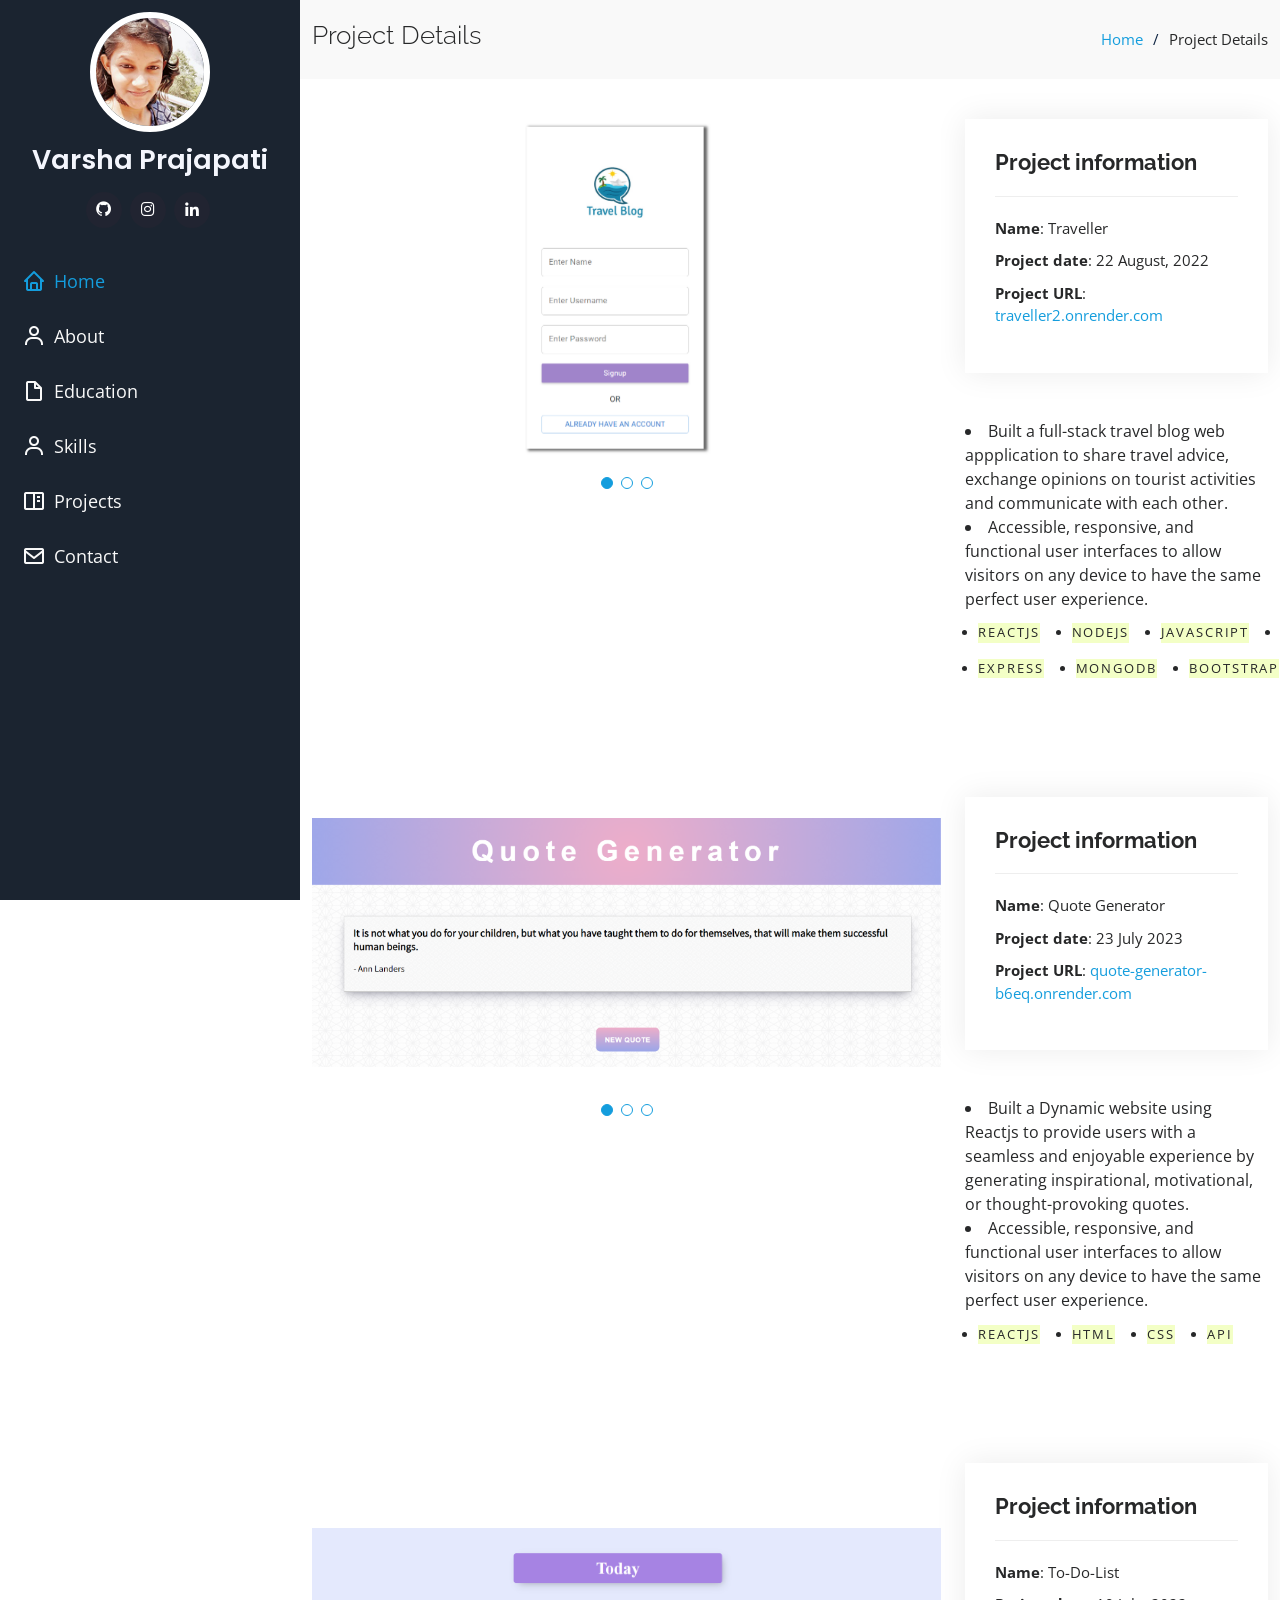
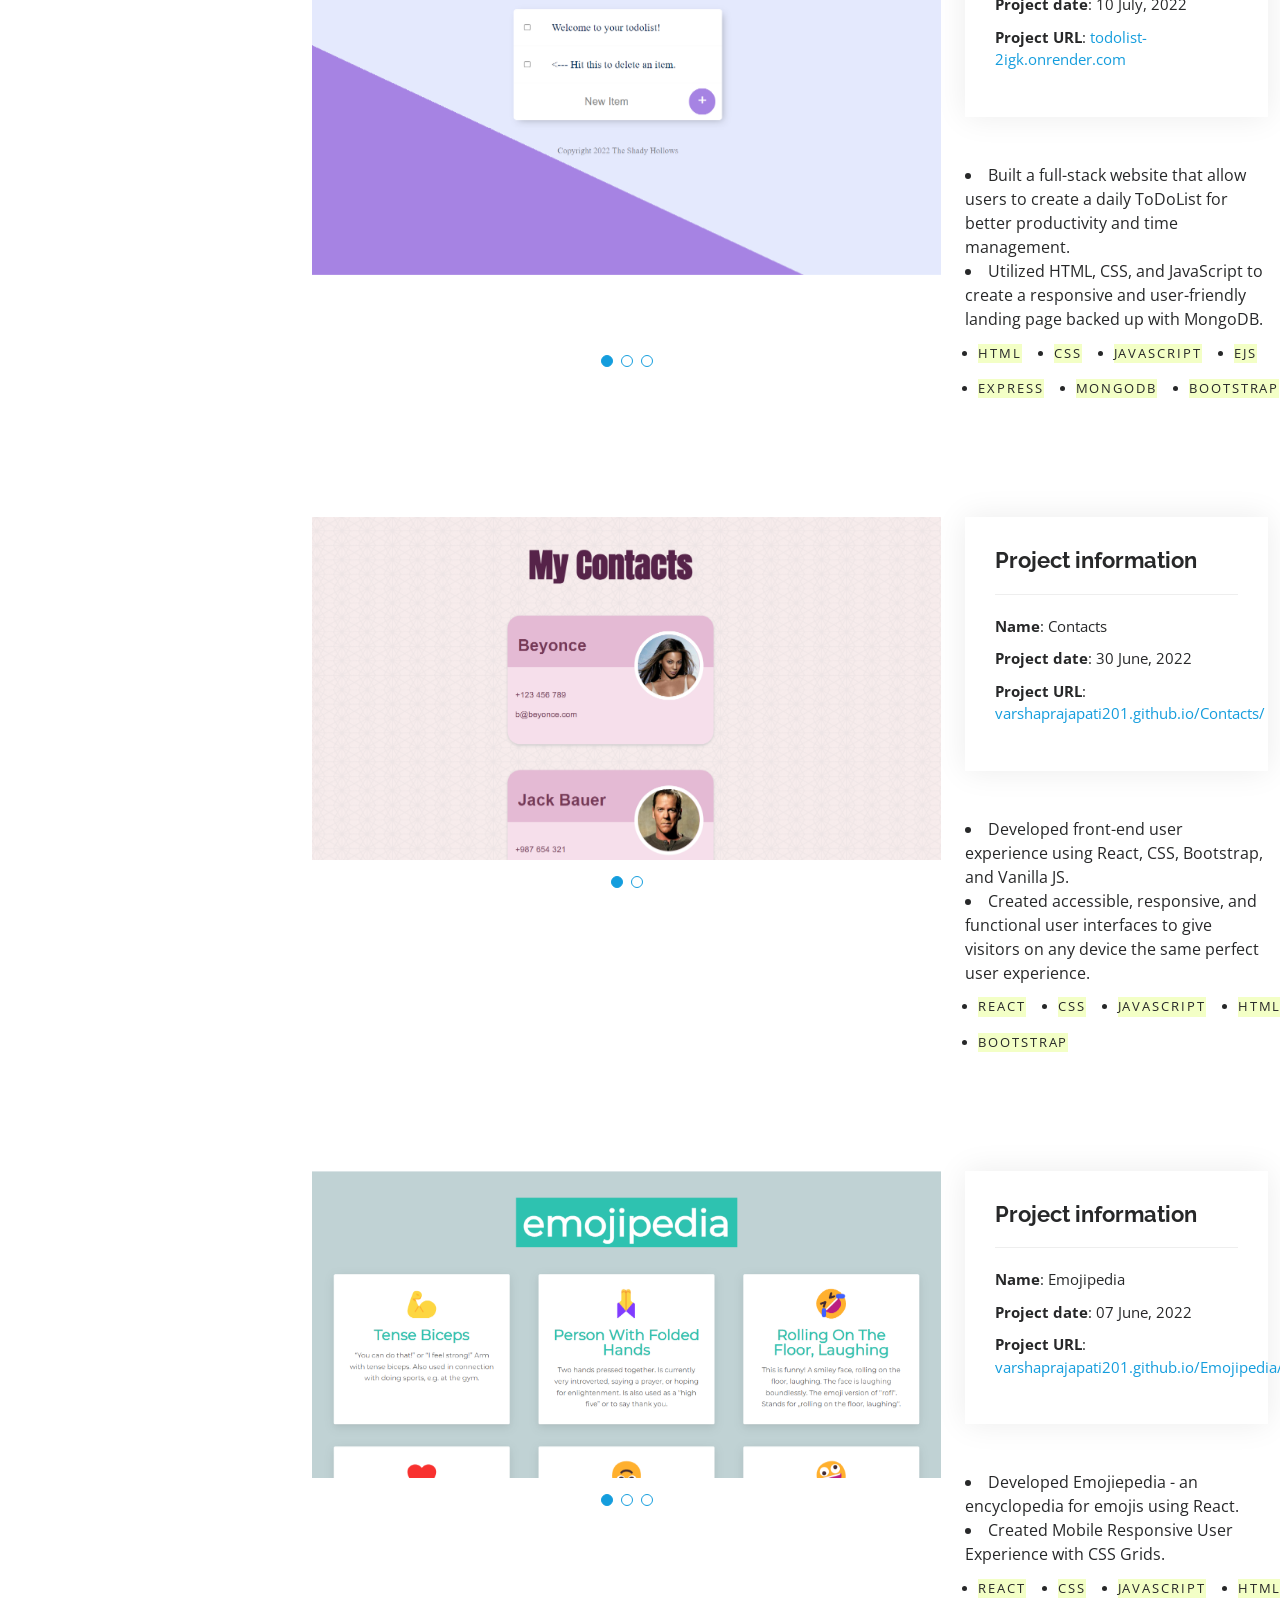
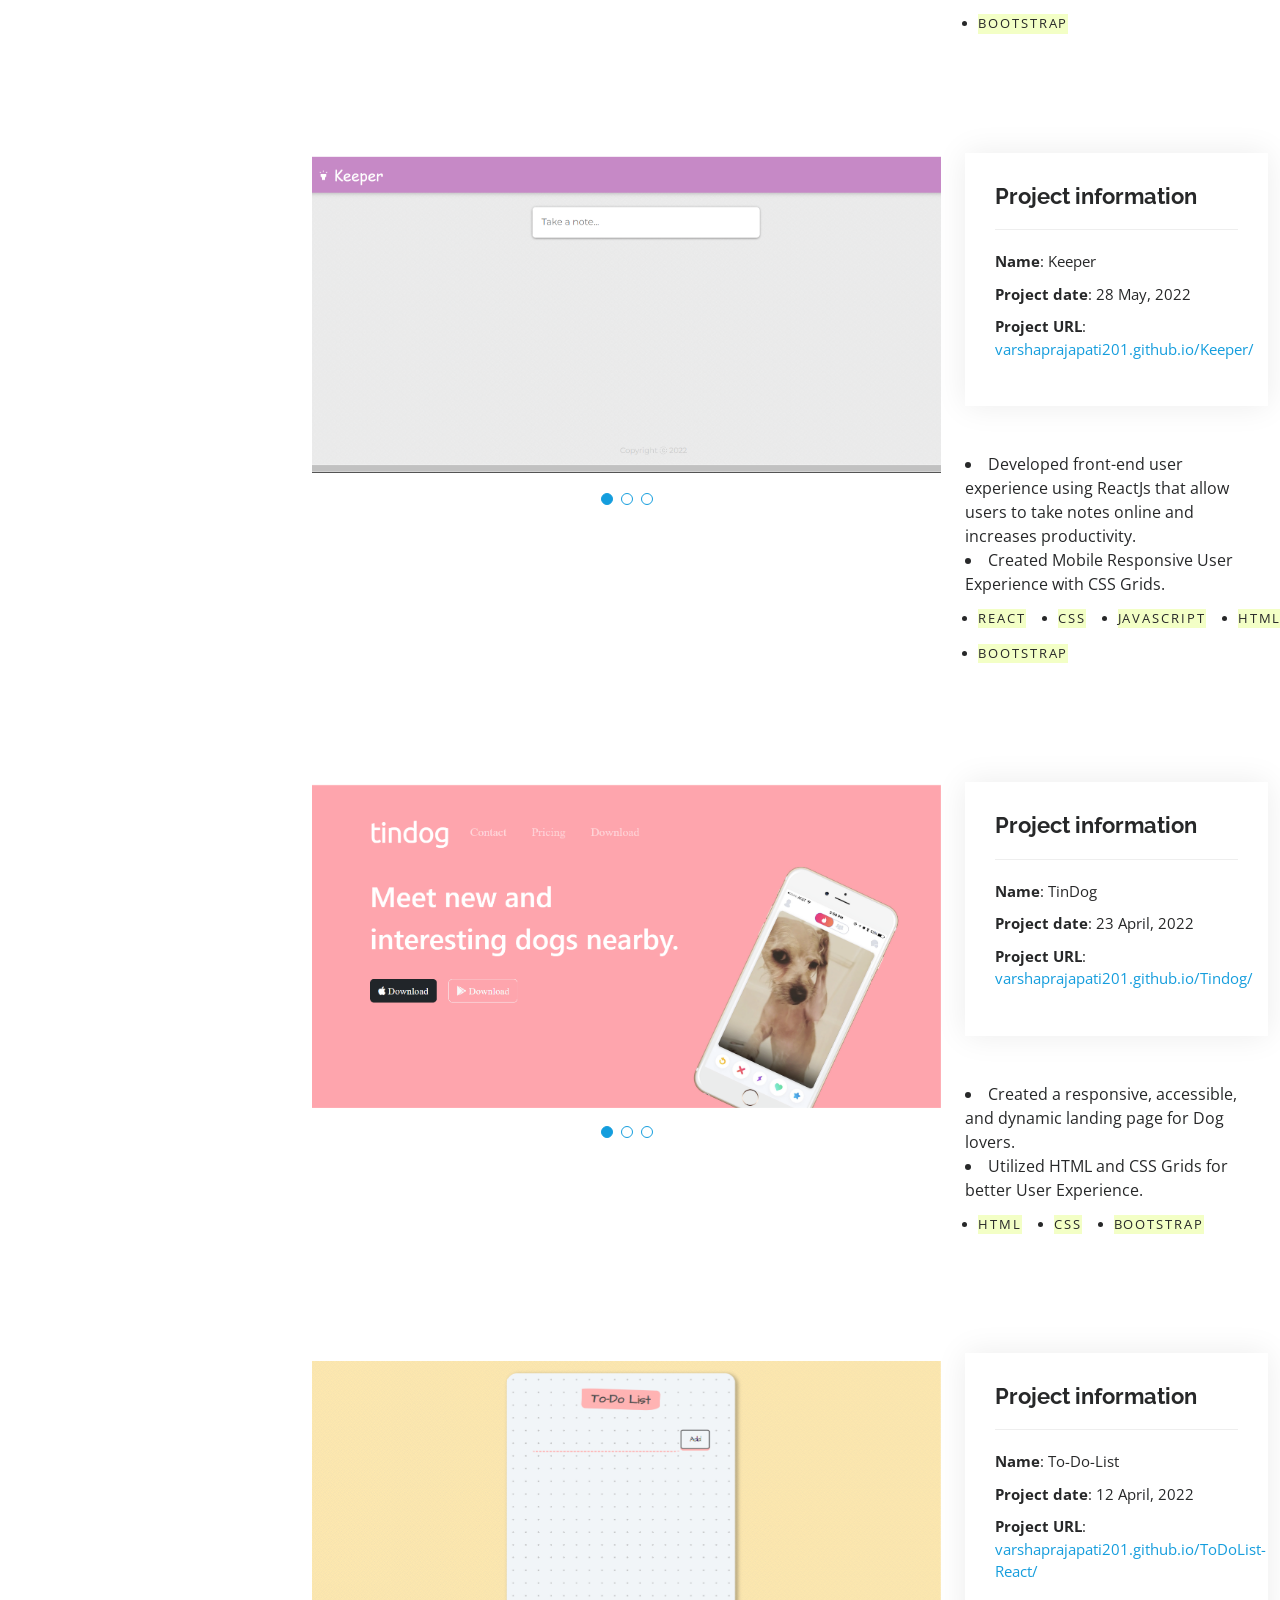
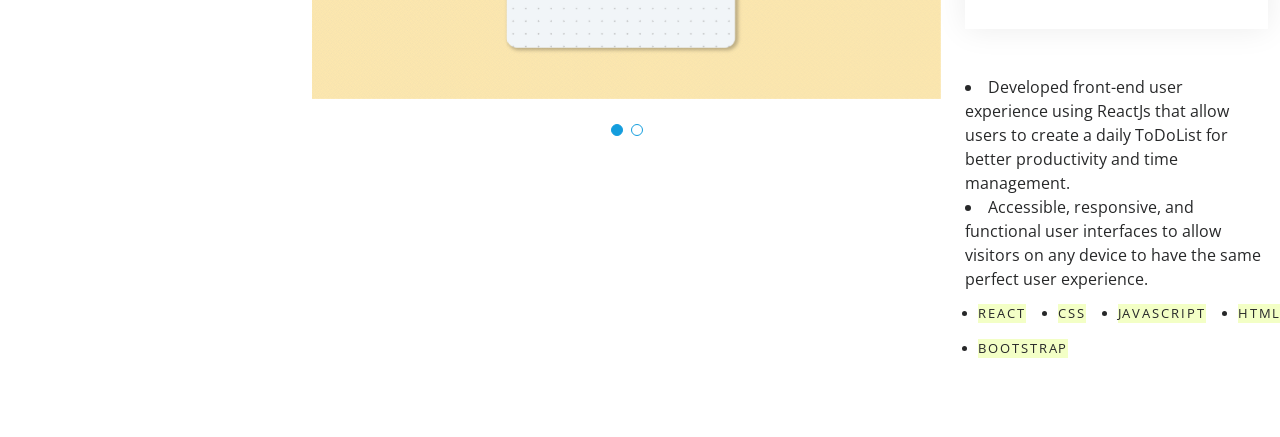
<file: portfolio-details.html>
<!DOCTYPE html>
<html lang="en">

<head>
  <meta charset="utf-8">
  <meta content="width=device-width, initial-scale=1.0" name="viewport">

  <title>Project Details</title>
  <meta content="" name="description">
  <meta content="" name="keywords">

  <!-- Favicons -->
  <link href="assets/img/favicon.png" rel="icon">
  <link href="assets/img/apple-touch-icon.png" rel="apple-touch-icon">

  <!-- Google Fonts -->
  <link href="https://fonts.googleapis.com/css?family=Open+Sans:300,300i,400,400i,600,600i,700,700i|Raleway:300,300i,400,400i,500,500i,600,600i,700,700i|Poppins:300,300i,400,400i,500,500i,600,600i,700,700i" rel="stylesheet">

  <!-- Vendor CSS Files -->
  <link href="assets/vendor/aos/aos.css" rel="stylesheet">
  <link href="assets/vendor/bootstrap/css/bootstrap.min.css" rel="stylesheet">
  <link href="assets/vendor/bootstrap-icons/bootstrap-icons.css" rel="stylesheet">
  <link href="assets/vendor/boxicons/css/boxicons.min.css" rel="stylesheet">
  <link href="assets/vendor/glightbox/css/glightbox.min.css" rel="stylesheet">
  <link href="assets/vendor/swiper/swiper-bundle.min.css" rel="stylesheet">

  <!-- Template Main CSS File -->
  <link href="assets/css/style.css" rel="stylesheet">

  <!-- =======================================================
  * Template Name: iPortfolio - v3.8.1
  * Template URL: https://bootstrapmade.com/iportfolio-bootstrap-portfolio-websites-template/
  * Author: BootstrapMade.com
  * License: https://bootstrapmade.com/license/
  ======================================================== -->
</head>

<body>

  <!-- ======= Mobile nav toggle button ======= -->
  <i class="bi bi-list mobile-nav-toggle d-xl-none"></i>

  <!-- ======= Header ======= -->
  <header id="header">
    <div class="d-flex flex-column">

      <div class="profile">
        <img src="assets/img/v2.png" alt="" class="img-fluid rounded-circle">
        <h1 class="text-light"><a href="index.html">Varsha Prajapati</a></h1>
        <div class="social-links mt-3 text-center">
          <a href="https://github.com/varshaprajapati201" class="GitHub"><i class="bx bxl-github"></i></a>
          <a href="https://www.instagram.com/varsha_p123/" class="instagram"><i class="bx bxl-instagram"></i></a>
          <a href="https://www.linkedin.com/in/varshaprajapati?lipi=urn%3Ali%3Apage%3Ad_flagship3_profile_view_base_contact_details%3Boj%2B9kp97S7u%2F11sq4RHFcg%3D%3D" class="linkedin"><i class="bx bxl-linkedin"></i></a>
        </div>
      </div>

      <nav id="navbar" class="nav-menu navbar">
        <ul>
          <li><a href="index.html#hero" class="nav-link scrollto active"><i class="bx bx-home"></i> <span>Home</span></a></li>
          <li><a href="index.html#about" class="nav-link scrollto"><i class="bx bx-user"></i> <span>About</span></a></li>
          <li><a href="index.html#education" class="nav-link scrollto"><i class="bx bx-file-blank"></i> <span>Education</span></a></li>
          <li><a href="index.html#skills" class="nav-link scrollto"><i class="bx bx-user"></i> <span>Skills</span></a></li>
          <li><a href="index.html#portfolio" class="nav-link scrollto"><i class="bx bx-book-content"></i> <span>Projects</span></a></li>
          <li><a href="index.html#contact" class="nav-link scrollto"><i class="bx bx-envelope"></i> <span>Contact</span></a></li>
        </ul>
      </nav><!-- .nav-menu -->
    </div>
  </header><!-- End Header -->

  <main id="main">

    <!-- ======= Breadcrumbs ======= -->
    <section id="breadcrumbs" class="breadcrumbs">
      <div class="container">

        <div class="d-flex justify-content-between align-items-center">
          <h2>Project Details</h2>
          <ol>
            <li><a href="index.html">Home</a></li>
            <li>Project Details</li>
          </ol>
        </div>

      </div>
    </section><!-- End Breadcrumbs -->

    <!-- ======= Portfolio Details Section ======= -->

    <!-- project-1 -->

    <section id="portfolio-details project-1" class="portfolio-details">
      <div class="container">

        <div class="row gy-4">

          <div class="col-lg-8">
            <div class="portfolio-details-slider swiper">
              <div class="swiper-wrapper align-items-center">

                <div class="swiper-slide">
                  <img src="assets/img/portfolio/DJ-PIC1.png" alt="">
                </div>

                <div class="swiper-slide">
                  <img src="assets/img/portfolio/DJ-PIC2.png" alt="">
                </div>

                <div class="swiper-slide">
                  <img src="assets/img/portfolio/DJ-PIC3.png" alt="">
                </div>

              </div>
              <div class="swiper-pagination"></div>
            </div>
          </div>

          <div class="col-lg-4">
            <div class="portfolio-info">
              <h3>Project information</h3>
              <ul>
                <li><strong>Name</strong>: Traveller</li>
                <li><strong>Project date</strong>: 22 August, 2022</li>
                <li><strong>Project URL</strong>: <a href="https://traveller2.onrender.com/">traveller2.onrender.com</a></li>
              </ul>
            </div>
            <div class="portfolio-description">
               <p>
                <li>Built a full-stack travel blog web appplication to share travel advice, exchange opinions on tourist activities and communicate with each other.</li>
                <li>Accessible, responsive, and functional user interfaces to allow visitors on any device to have the same perfect user experience.</li>
                
                <ul class="project-tags" title="technologies used">
                  <li class="tag">ReactJs</li>
                  <li class="tag">NodeJs</li>
                  <li class="tag">JavaScript</li>
                  <li class="tag">Axios</li>
                  </ul>
                <ul class="project-tags" title="technologies used"> 
                  <li class="tag">Express</li>
                  <li class="tag">MongoDB</li>
                  <li class="tag">Bootstrap</li>
              </ul>      
              </p>
            </div>
          </div>

        </div>

      </div>
    </section>



    <section id="portfolio-details project-6" class="portfolio-details">
      <div class="container">

        <div class="row gy-4">

          <div class="col-lg-8">
            <div class="portfolio-details-slider swiper">
              <div class="swiper-wrapper align-items-center">

                <div class="swiper-slide">
                  <img src="assets/img/portfolio/QG-PIC1.png" alt="">
                </div>

                <div class="swiper-slide">
                  <img src="assets/img/portfolio/QG-PIC2.png" alt="">
                </div>

                <div class="swiper-slide">
                  <img src="assets/img/portfolio/QG-PIC3.png" alt="">
                </div>

              </div>
              <div class="swiper-pagination"></div>
            </div>
          </div>

          <div class="col-lg-4">
            <div class="portfolio-info">
              <h3>Project information</h3>
              <ul>
                <li><strong>Name</strong>: Quote Generator</li>
                <li><strong>Project date</strong>: 23 July 2023</li>
                <li><strong>Project URL</strong>: <a href="https://quote-generator-b6eq.onrender.com/">quote-generator-b6eq.onrender.com</a></li>
              </ul>
            </div>
            <div class="portfolio-description">
               <p>
                <li>Built a Dynamic website using Reactjs to provide users with a seamless and enjoyable experience by generating inspirational, motivational, or thought-provoking quotes.</li>
                <li>Accessible, responsive, and functional user interfaces to allow visitors on any device to have the same perfect user experience.</li>
                
                <ul class="project-tags" title="technologies used">
                  <li class="tag">ReactJs</li>
                  <li class="tag">HTML</li>
                  <li class="tag">CSS</li>
                  <li class="tag">API</li>
                  </ul>
                    
              </p>
            </div>
          </div>

        </div>

      </div>
    </section>




    <!-- project-2 -->

    <section id="portfolio-details project-2" class="portfolio-details">
      <div class="container">

        <div class="row gy-4">

          <div class="col-lg-8">
            <div class="portfolio-details-slider swiper">
              <div class="swiper-wrapper align-items-center">

                <div class="swiper-slide">
                  <img src="assets/img/portfolio/TDL-PIC1.png" alt="">
                </div>

                <div class="swiper-slide">
                  <img src="assets/img/portfolio/TDL-PIC2.png" alt="">
                </div>

                <div class="swiper-slide">
                  <img src="assets/img/portfolio/TDL-PIC3.png" alt="">
                </div>

              </div>
              <div class="swiper-pagination"></div>
            </div>
          </div>

          <div class="col-lg-4">
            <div class="portfolio-info">
              <h3>Project information</h3>
              <ul>
                <li><strong>Name</strong>: To-Do-List</li>
                <li><strong>Project date</strong>: 10 July, 2022</li>
                <li><strong>Project URL</strong>: <a href="https://todolist-2igk.onrender.com/">todolist-2igk.onrender.com</a></li>
              </ul>
            </div>
            <div class="portfolio-description">
              <p>
                <li>Built a full-stack website that allow users to create a daily ToDoList for better productivity and time management. </li>
                <li>Utilized HTML, CSS, and JavaScript to create a responsive and user-friendly landing page backed up with MongoDB.</li>
                
                <ul class="project-tags" title="technologies used">
                  <li class="tag">HTML</li>
                  <li class="tag">CSS</li>
                  <li class="tag">JavaScript</li>
                  <li class="tag">EJS</li>
                  </ul>
                <ul class="project-tags" title="technologies used"> 
                  <li class="tag">Express</li>
                  <li class="tag">MongoDB</li>
                  <li class="tag">Bootstrap</li>
              </ul>      
              </p>
            </div>
          </div>

        </div>

      </div>
    </section>
    
    <!-- project-3 -->

    <section id="portfolio-details project-3" class="portfolio-details">
      <div class="container">

        <div class="row gy-4">

          <div class="col-lg-8">
            <div class="portfolio-details-slider swiper">
              <div class="swiper-wrapper align-items-center">

                <div class="swiper-slide">
                  <img src="assets/img/portfolio/C-PIC1.png" alt="">
                </div>

                <div class="swiper-slide">
                  <img src="assets/img/portfolio/C-PIC2.png" alt="">
                </div>

              </div>
              <div class="swiper-pagination"></div>
            </div>
          </div>

          <div class="col-lg-4">
            <div class="portfolio-info">
              <h3>Project information</h3>
              <ul>
                <li><strong>Name</strong>: Contacts</li>
                <li><strong>Project date</strong>: 30 June, 2022</li>
                <li><strong>Project URL</strong>: <a href="https://varshaprajapati201.github.io/Contacts/">varshaprajapati201.github.io/Contacts/</a></li>
              </ul>
            </div>
            <div class="portfolio-description">
              <p>
                <li>Developed front-end user experience using React, CSS, Bootstrap, and Vanilla JS.</li>
                <li>Created accessible, responsive, and functional user interfaces to give visitors on any device the same perfect user experience.</li>
                
                <ul class="project-tags" title="technologies used">
                  <li class="tag">React</li>
                  <li class="tag">CSS</li>
                  <li class="tag">JavaScript</li>
                  <li class="tag">HTML</li>
                  </ul>
                <ul class="project-tags" title="technologies used"> 
                   <li class="tag">Bootstrap</li>
                  
              </ul>      
              </p>
            </div>
          </div>

        </div>

      </div>
    </section>

    <!-- project-4 -->

    <section id="portfolio-details project-4" class="portfolio-details">
      <div class="container">

        <div class="row gy-4">

          <div class="col-lg-8">
            <div class="portfolio-details-slider swiper">
              <div class="swiper-wrapper align-items-center">

                <div class="swiper-slide">
                  <img src="assets/img/portfolio/EP-PIC1.png" alt="">
                </div>

                <div class="swiper-slide">
                  <img src="assets/img/portfolio/EP-PIC2.png" alt="">
                </div>

                <div class="swiper-slide">
                  <img src="assets/img/portfolio/EP-PIC3.png" alt="">
                </div>

              </div>
              <div class="swiper-pagination"></div>
            </div>
          </div>

          <div class="col-lg-4">
            <div class="portfolio-info">
              <h3>Project information</h3>
              <ul>
                <li><strong>Name</strong>: Emojipedia</li>
                <li><strong>Project date</strong>: 07 June, 2022</li>
                <li><strong>Project URL</strong>: <a href="https://varshaprajapati201.github.io/Emojipedia/">varshaprajapati201.github.io/Emojipedia/</a></li>
              </ul>
            </div>
            <div class="portfolio-description">
              <p>
                <li>Developed Emojiepedia - an encyclopedia for emojis using React.</li>
                <li>Created Mobile Responsive User Experience with CSS Grids.</li>
                
                <ul class="project-tags" title="technologies used">
                  <li class="tag">React</li>
                  <li class="tag">CSS</li>
                  <li class="tag">JavaScript</li>
                  <li class="tag">HTML</li>
                  </ul>
                <ul class="project-tags" title="technologies used"> 
                  <li class="tag">bootstrap</li>
                  
              </ul>      
              </p>
            </div>
          </div>

        </div>

      </div>
    </section>

    <!-- project-5 -->

    <section id="portfolio-details project-5" class="portfolio-details">
      <div class="container">

        <div class="row gy-4">

          <div class="col-lg-8">
            <div class="portfolio-details-slider swiper">
              <div class="swiper-wrapper align-items-center">

                <div class="swiper-slide">
                  <img src="assets/img/portfolio/K-PIC1.png" alt="">
                </div>

                <div class="swiper-slide">
                  <img src="assets/img/portfolio/K-PIC2.png" alt="">
                </div>

                <div class="swiper-slide">
                  <img src="assets/img/portfolio/K-PIC3.png" alt="">
                </div>

              </div>
              <div class="swiper-pagination"></div>
            </div>
          </div>

          <div class="col-lg-4">
            <div class="portfolio-info">
              <h3>Project information</h3>
              <ul>
                <li><strong>Name</strong>: Keeper</li>
                <li><strong>Project date</strong>: 28 May, 2022</li>
                <li><strong>Project URL</strong>: <a href="https://varshaprajapati201.github.io/Keeper/">varshaprajapati201.github.io/Keeper/</a></li>
              </ul>
            </div>
            <div class="portfolio-description">
              <p>
                <li>Developed front-end user experience using ReactJs that allow users to take notes online and increases productivity. 
                </li>
                <li>Created Mobile Responsive User Experience with CSS Grids.</li>
                
                <ul class="project-tags" title="technologies used">
                  <li class="tag">React</li>
                  <li class="tag">CSS</li>
                  <li class="tag">JavaScript</li>
                  <li class="tag">HTML</li>
                  </ul>
                <ul class="project-tags" title="technologies used"> 
                  <li class="tag">Bootstrap</li>
                 
              </ul>      
              </p>
            </div>
          </div>

        </div>

      </div>
    </section>


    <!-- project-6 -->

    <section id="portfolio-details project-6" class="portfolio-details">
      <div class="container">

        <div class="row gy-4">

          <div class="col-lg-8">
            <div class="portfolio-details-slider swiper">
              <div class="swiper-wrapper align-items-center">

                <div class="swiper-slide">
                  <img src="assets/img/portfolio/TD-PIC1.png" alt="">
                </div>

                <div class="swiper-slide">
                  <img src="assets/img/portfolio/TD-PIC2.png" alt="">
                </div>

                <div class="swiper-slide">
                  <img src="assets/img/portfolio/TD-PIC3.png" alt="">
                </div>

              </div>
              <div class="swiper-pagination"></div>
            </div>
          </div>

          <div class="col-lg-4">
            <div class="portfolio-info">
              <h3>Project information</h3>
              <ul>
                <li><strong>Name</strong>: TinDog</li>
                <li><strong>Project date</strong>: 23 April, 2022</li>
                <li><strong>Project URL</strong>: <a href="https://varshaprajapati201.github.io/Tindog/">varshaprajapati201.github.io/Tindog/</a></li>
              </ul>
            </div>
            <div class="portfolio-description">
              <p>
                <li>Created a responsive, accessible, and dynamic landing page for Dog lovers.
                </li>
                <li>Utilized HTML and CSS Grids for better User Experience.</li>
                
                <ul class="project-tags" title="technologies used">
                  <li class="tag">HTML</li>
                  <li class="tag">CSS</li>
                  <li class="tag">Bootstrap</li>
                  
                  </ul>
                     
              </p>
            </div>
          </div>

        </div>

      </div>
    </section>



    <!-- project-7 -->

    <section id="portfolio-details project-3" class="portfolio-details">
      <div class="container">

        <div class="row gy-4">

          <div class="col-lg-8">
            <div class="portfolio-details-slider swiper">
              <div class="swiper-wrapper align-items-center">

                <div class="swiper-slide">
                  <img src="assets/img/portfolio/RTDL-PIC1.png" alt="">
                </div>

                <div class="swiper-slide">
                  <img src="assets/img/portfolio/RTDL-PIC2.png" alt="">
                </div>

              </div>
              <div class="swiper-pagination"></div>
            </div>
          </div>

          <div class="col-lg-4">
            <div class="portfolio-info">
              <h3>Project information</h3>
              <ul>
                <li><strong>Name</strong>: To-Do-List</li>
                <li><strong>Project date</strong>: 12 April, 2022</li>
                <li><strong>Project URL</strong>: <a href="https://varshaprajapati201.github.io/ToDoList-React/">varshaprajapati201.github.io/ToDoList-React/</a></li>
              </ul>
            </div>
            <div class="portfolio-description">
              <p>
                <li>Developed front-end user experience using ReactJs that allow users to create a daily ToDoList for better productivity and time management.</li>
                <li>Accessible, responsive, and functional user interfaces to allow visitors on any device to have the same perfect user experience.</li>
                
                <ul class="project-tags" title="technologies used">
                  <li class="tag">React</li>
                  <li class="tag">CSS</li>
                  <li class="tag">JavaScript</li>
                  <li class="tag">Html</li>
                  </ul>
                <ul class="project-tags" title="technologies used"> 
                  <li class="tag">Bootstrap</li>
                 
              </ul>      
              </p>
            </div>
          </div>

        </div>

      </div>
    </section>
    
  <!-- End Portfolio Details Section -->


  </main><!-- End #main -->

  <!-- ======= Footer ======= -->
  <!-- <footer id="footer">
    <div class="container">
      <div class="copyright">
        &copy; Copyright <strong><span>iPortfolio</span></strong>
      </div>
      <div class="credits"> -->
        <!-- All the links in the footer should remain intact. -->
        <!-- You can delete the links only if you purchased the pro version. -->
        <!-- Licensing information: https://bootstrapmade.com/license/ -->
        <!-- Purchase the pro version with working PHP/AJAX contact form: https://bootstrapmade.com/iportfolio-bootstrap-portfolio-websites-template/ -->
        <!-- Designed by <a href="https://bootstrapmade.com/">BootstrapMade</a>
      </div>
    </div>
  </footer>End  Footer -->

  <a href="#" class="back-to-top d-flex align-items-center justify-content-center"><i class="bi bi-arrow-up-short"></i></a>

  <!-- Vendor JS Files -->
  <script src="assets/vendor/purecounter/purecounter_vanilla.js"></script>
  <script src="assets/vendor/aos/aos.js"></script>
  <script src="assets/vendor/bootstrap/js/bootstrap.bundle.min.js"></script>
  <script src="assets/vendor/glightbox/js/glightbox.min.js"></script>
  <script src="assets/vendor/isotope-layout/isotope.pkgd.min.js"></script>
  <script src="assets/vendor/swiper/swiper-bundle.min.js"></script>
  <script src="assets/vendor/typed.js/typed.min.js"></script>
  <script src="assets/vendor/waypoints/noframework.waypoints.js"></script>


  <!-- Template Main JS File -->
  <script src="assets/js/main.js"></script>

</body>

</html>
</file>
<file: assets/css/style.css>
/**
* Template Name: iPortfolio - v3.8.1
* Template URL: https://bootstrapmade.com/iportfolio-bootstrap-portfolio-websites-template/
* Author: BootstrapMade.com
* License: https://bootstrapmade.com/license/
*/

/*--------------------------------------------------------------
# General
--------------------------------------------------------------*/
body {
  font-family: "Open Sans", sans-serif;
  color: #272829;
}

a {
  color: #149ddd;
  text-decoration: none;
}

a:hover {
  color: #37b3ed;
  text-decoration: none;
}

h1,
h2,
h3,
h4,
h5,
h6 {
  font-family: "Raleway", sans-serif;
}

/*--------------------------------------------------------------
# Back to top button
--------------------------------------------------------------*/
.back-to-top {
  position: fixed;
  visibility: hidden;
  opacity: 0;
  right: 15px;
  bottom: 15px;
  z-index: 996;
  background: #149ddd;
  width: 40px;
  height: 40px;
  border-radius: 50px;
  transition: all 0.4s;
}

.back-to-top i {
  font-size: 28px;
  color: #fff;
  line-height: 0;
}

.back-to-top:hover {
  background: #2eafec;
  color: #fff;
}

.back-to-top.active {
  visibility: visible;
  opacity: 1;
}

/*--------------------------------------------------------------
# Header
--------------------------------------------------------------*/
#header {
  position: fixed;
  top: 0;
  left: 0;
  bottom: 0;
  width: 300px;
  transition: all ease-in-out 0.5s;
  z-index: 9997;
  transition: all 0.5s;
  padding: 0 12px;
  background: #1B2430;
  overflow-y: auto;
backdrop-filter:blur ;
}


#header .profile img {
  margin: 12px auto;
  display: block;
  width: 120px;
  border: 6px solid white;
}

#header .profile h1 {
  font-size: 27px;
  margin: 0;
  padding: 0;
  font-weight: 600;
  -moz-text-align-last: center;
  text-align-last: center;
  font-family: "Poppins", sans-serif;
}

#header .profile h1 a,
#header .profile h1 a:hover {
  color: #f4f6fd;
  text-decoration: none;
}

#header .profile .social-links a {
  font-size: 18px;
  display: inline-block;
  background: #212431;
  color: #fff;
  line-height: 1;
  padding: 8px 0;
  margin-right: 4px;
  border-radius: 50%;
  text-align: center;
  width: 36px;
  height: 36px;
  transition: 0.3s;
}

#header .profile .social-links a:hover {
  background: #149ddd;
  color: #f4f6fd;
  text-decoration: none;
}

#main {
  margin-left: 300px;
}

@media (max-width: 1199px) {
  #header {
    left: -300px;
  }

  #main {
    margin-left: 0;
  }
}

/*--------------------------------------------------------------
# Navigation Menu
--------------------------------------------------------------*/
/* Desktop Navigation */
.nav-menu {
  padding: 30px 0 0 0;
}

.nav-menu * {
  margin: 0;
  padding: 0;
  list-style: none;
}

.nav-menu>ul>li {
  position: relative;
  white-space: nowrap;
}

.nav-menu a,
.nav-menu a:focus {
  display: flex;
  align-items: center;
  color: #f9f9f9;
  padding: 10px 10px;
  margin-bottom: 8px;
  transition: 0.3s;
  font-size: 18px;
}

.nav-menu a i,
.nav-menu a:focus i {
  font-size: 24px;
  padding-right: 8px;
  color: #f9f9f9;
}

.nav-menu a:hover,
.nav-menu .active,
.nav-menu .active:focus,
.nav-menu li:hover>a {
  text-decoration: none;
  color: #149ddd;
}

.nav-menu a:hover i,
.nav-menu .active i,
.nav-menu .active:focus i,
.nav-menu li:hover>a i {
  color: #149ddd;
}

/* Mobile Navigation */
.mobile-nav-toggle {
  position: fixed;
  right: 15px;
  top: 12px;
  z-index: 9998;
  border: 0;
  font-size: 22px;
  transition: all 0.4s;
  outline: none !important;
  background-color: #149ddd;
  color: #316B83;
  width: 40px;
  height: 33px;
  display: inline-flex;
  align-items: center;
  justify-content: center;
  line-height: 0;
  border-radius: 45px;
  cursor: pointer;
}

.mobile-nav-active {
  overflow: hidden;
}

.mobile-nav-active #header {
  left: 0;
}

/*--------------------------------------------------------------
# Hero Section
--------------------------------------------------------------*/
#hero {
  width: 100%;
  height: 100vh;
  background: url("../img/heroBg.jpg") top center;
  background-size: cover;
}

#hero:before {
  content: "";
  background: rgba(5, 13, 24, 0.3);
  position: absolute;
  bottom: 0;
  top: 0;
  left: 0;
  right: 0;
  z-index: 1;
}

#hero .hero-container {
  position: relative;
  z-index: 2;
  min-width: 250px;
}

#hero h1 {
  margin: 0 0 10px 0;
  font-size: 70px;
  font-weight: 700;
  line-height: 65px;
  color: #f4f6fd;
}

#hero p {
  color: #fff;
  margin-bottom: 50px;
  font-size: 26px;
  font-family: "Poppins", sans-serif;
}

#hero p span {
  color: #fff;
  padding-bottom: 4px;
  letter-spacing: 1px;
  border-bottom: 3px solid #149ddd;
}

@media (min-width: 1024px) {
  #hero {
    background-attachment: fixed;
  }
}

@media (max-width: 768px) {
  #hero h1 {
    font-size: 28px;
    line-height: 36px;
  }

  #hero h2 {
    font-size: 18px;
    line-height: 24px;
    margin-bottom: 30px;
  }
}

/*--------------------------------------------------------------
# Sections General
--------------------------------------------------------------*/
section {
  padding: 60px 0;
  overflow: hidden;
}

.section-bg {
  background: #f5f8fd;
  background-image: url("https://www.transparenttextures.com/patterns/brick-wall.png");
}

.section-title {
  padding-bottom: 30px;
}

.section-title h2 {
  font-size: 32px;
  font-weight: bold;
  margin-bottom: 20px;
  padding-bottom: 20px;
  position: relative;
  color: #173b6c;
}

.section-title h2::after {
  content: "";
  position: absolute;
  display: block;
  width: 50px;
  height: 3px;
  background: #149ddd;
  bottom: 0;
  left: 0;
}

.section-title p {
  margin-bottom: 0;
  font-size: 20px;
}

/*--------------------------------------------------------------
# About
--------------------------------------------------------------*/
#about ,#resume, #contact{
  background-color: white;
 }
.about .content h3 {
  font-weight: 700;
  font-size: 26px;
  color: #173b6c;
}

.about .content ul {
  list-style: none;
  padding: 0;
}

.about .content ul li {
  margin-bottom: 20px;
  display: flex;
  align-items: center;
}

.about .content ul strong {
  margin-right: 10px;
}

.about .content ul i {
  font-size: 16px;
  margin-right: 5px;
  color: #149ddd;
  line-height: 0;
}

.about .content p:last-child {
  margin-bottom: 0;
}

/*--------------------------------------------------------------
# Skills
--------------------------------------------------------------*/
.skills .progress {
  height: 60px;
  display: block;
  background: none;
  border-radius: 0;
}

.skills .progress .skill {
  padding: 0;
  margin: 0 0 6px 0;
  text-transform: uppercase;
  display: block;
  font-weight: 600;
  font-family: "Poppins", sans-serif;
  color: #050d18;
}

.skills .progress .skill .val {
  float: right;
  font-style: normal;
}

.skills .progress-bar-wrap {
  background: #dce8f8;
  height: 10px;
}

.skills .progress-bar {
  width: 1px;
  height: 10px;
  transition: 0.9s;
  background-color: #149ddd;
}

.skills-tile {
  background-color: #9ED2C6;
  padding: 10px 10px 5px;
  width: 100px;
  margin: 5px 0;
  border-radius: 8px;
}

/*--------------------------------------------------------------
# Education
--------------------------------------------------------------*/


.experience{
  background-color: #ffffff;
  background-image: url("https://www.transparenttextures.com/patterns/brick-wall.png");}

 .experience .section-title h2{
  font-weight: 700;
  font-size: 35px;
  color: #173b6c;
  margin-bottom: 2px;
  /* margin-top: 10px; */
  margin-bottom: 20px;
 }

/*--------------------------------------------------------------
# Portfolio
--------------------------------------------------------------*/
.portfolio .portfolio-item {
  margin-bottom: 30px;
}

.portfolio #portfolio-flters {
  padding: 0;
  margin: 0 auto 35px auto;
  list-style: none;
  text-align: center;
  background: #fff;
  border-radius: 50px;
  padding: 2px 15px;
}

.portfolio #portfolio-flters li {
  cursor: pointer;
  display: inline-block;
  padding: 10px 15px 8px 15px;
  font-size: 14px;
  font-weight: 600;
  line-height: 1;
  text-transform: uppercase;
  color: #272829;
  margin-bottom: 5px;
  transition: all 0.3s ease-in-out;
}

.portfolio #portfolio-flters li:hover,
.portfolio #portfolio-flters li.filter-active {
  color: #149ddd;
}

.portfolio #portfolio-flters li:last-child {
  margin-right: 0;
}

.portfolio .portfolio-wrap {
  transition: 0.3s;
  position: relative;
  overflow: hidden;
  z-index: 1;
}

.portfolio .portfolio-wrap::before {
  content: "";
  background: rgba(255, 255, 255, 0.5);
  position: absolute;
  left: 0;
  right: 0;
  top: 0;
  bottom: 0;
  transition: all ease-in-out 0.3s;
  z-index: 2;
  opacity: 0;
}

.portfolio .portfolio-wrap .portfolio-links {
  opacity: 1;
  left: 0;
  right: 0;
  bottom: -60px;
  z-index: 3;
  position: absolute;
  transition: all ease-in-out 0.3s;
  display: flex;
  justify-content: center;
}

.portfolio .portfolio-wrap .portfolio-links a {
  color: #fff;
  font-size: 28px;
  text-align: center;
  background: rgba(20, 157, 221, 0.75);
  transition: 0.3s;
  width: 50%;
}

.portfolio .portfolio-wrap .portfolio-links a:hover {
  background: rgba(20, 157, 221, 0.95);
}

.portfolio .portfolio-wrap .portfolio-links a+a {
  border-left: 1px solid #37b3ed;
}

.portfolio .portfolio-wrap:hover::before {
  top: 0;
  left: 0;
  right: 0;
  bottom: 0;
  opacity: 1;
}

.portfolio .portfolio-wrap:hover .portfolio-links {
  opacity: 1;
  bottom: 0;
}

/*--------------------------------------------------------------
# Portfolio Details
--------------------------------------------------------------*/
.portfolio-details {
  padding-top: 40px;
}

.portfolio-details .portfolio-details-slider img {
  width: 100%;
}

.portfolio-details .portfolio-details-slider .swiper-pagination {
  margin-top: 20px;
  position: relative;
}

.portfolio-details .portfolio-details-slider .swiper-pagination .swiper-pagination-bullet {
  width: 12px;
  height: 12px;
  background-color: #fff;
  opacity: 1;
  border: 1px solid #149ddd;
}

.portfolio-details .portfolio-details-slider .swiper-pagination .swiper-pagination-bullet-active {
  background-color: #149ddd;
}

.portfolio-details .portfolio-info {
  padding: 30px;
  box-shadow: 0px 0 30px rgba(5, 13, 24, 0.08);
}

.portfolio-details .portfolio-info h3 {
  font-size: 22px;
  font-weight: 700;
  margin-bottom: 20px;
  padding-bottom: 20px;
  border-bottom: 1px solid #eee;
}

.portfolio-details .portfolio-info ul {
  list-style: none;
  padding: 0;
  font-size: 15px;
}

.portfolio-details .portfolio-info ul li+li {
  margin-top: 10px;
}

.portfolio-details .portfolio-description {
  padding-top: 30px;
}

.portfolio-details .portfolio-description h2 {
  font-size: 26px;
  font-weight: 700;
  margin-bottom: 20px;
}

.portfolio-details .portfolio-description p {
  padding: 0;
}

.project-tags {
  display: flex;
  padding: 0.8rem;
  padding-bottom: 0.2rem;
  margin: 0;
}

.project-tags .tag {
  margin-right: 2rem;
  font-size: 0.8rem;
  text-transform: uppercase;
  letter-spacing: 0.15em;
    
}

.project-tags .tag {
  background-color:#f3ffc6;
}

/*--------------------------------------------------------------
# Contact
--------------------------------------------------------------*/
.contact {
  padding-bottom: 130px;
}

.contact .info {
  padding: 30px;
  background: #fff;
  width: 100%;
  box-shadow: 0 0 24px 0 rgba(0, 0, 0, 0.12);
}

.contact .info i {
  font-size: 20px;
  color: #149ddd;
  float: left;
  width: 44px;
  height: 44px;
  background: #dff3fc;
  display: flex;
  justify-content: center;
  align-items: center;
  border-radius: 50px;
  transition: all 0.3s ease-in-out;
}

.contact .info h4 {
  padding: 0 0 0 60px;
  font-size: 22px;
  font-weight: 600;
  margin-bottom: 5px;
  color: #050d18;
}

.contact .info p {
  padding: 0 0 10px 60px;
  margin-bottom: 20px;
  font-size: 14px;
  color: #173b6c;
}

.contact .info .email p {
  padding-top: 5px;
}

.contact .info .social-links {
  padding-left: 60px;
}

.contact .info .social-links a {
  font-size: 18px;
  display: inline-block;
  background: #333;
  color: #fff;
  line-height: 1;
  padding: 8px 0;
  border-radius: 50%;
  text-align: center;
  width: 36px;
  height: 36px;
  transition: 0.3s;
  margin-right: 10px;
}

.contact .info .social-links a:hover {
  background: #149ddd;
  color: #fff;
}

.contact .info .email:hover i,
.contact .info .address:hover i,
.contact .info .phone:hover i {
  background: #149ddd;
  color: #fff;
}

/*--------------------------------------------------------------
# Breadcrumbs
--------------------------------------------------------------*/
.breadcrumbs {
  padding: 20px 0;
  background: #f9f9f9;
}

.breadcrumbs h2 {
  font-size: 26px;
  font-weight: 300;
}

.breadcrumbs ol {
  display: flex;
  flex-wrap: wrap;
  list-style: none;
  padding: 0;
  margin: 0;
  font-size: 15px;
}

.breadcrumbs ol li+li {
  padding-left: 10px;
}

.breadcrumbs ol li+li::before {
  display: inline-block;
  padding-right: 10px;
  color: #0e2442;
  content: "/";
}

@media (max-width: 768px) {
  .breadcrumbs .d-flex {
    display: block !important;
  }

  .breadcrumbs ol {
    display: block;
  }

  .breadcrumbs ol li {
    display: inline-block;
  }
}

/*--------------------------------------------------------------
# Footer
--------------------------------------------------------------*/
#footer {
  padding: 15px;
  color: #f4f6fd;
  font-size: 14px;
  position: fixed;
  left: 0;
  bottom: 0;
  width: 300px;
  z-index: 9999;
  background: #040b14;
}

#footer .copyright {
  text-align: center;
}

#footer .credits {
  padding-top: 5px;
  text-align: center;
  font-size: 13px;
  color: #eaebf0;
}

@media (max-width: 1199px) {
  #footer {
    position: static;
    width: auto;
    padding-right: 20px 15px;
  }
}
</file>
